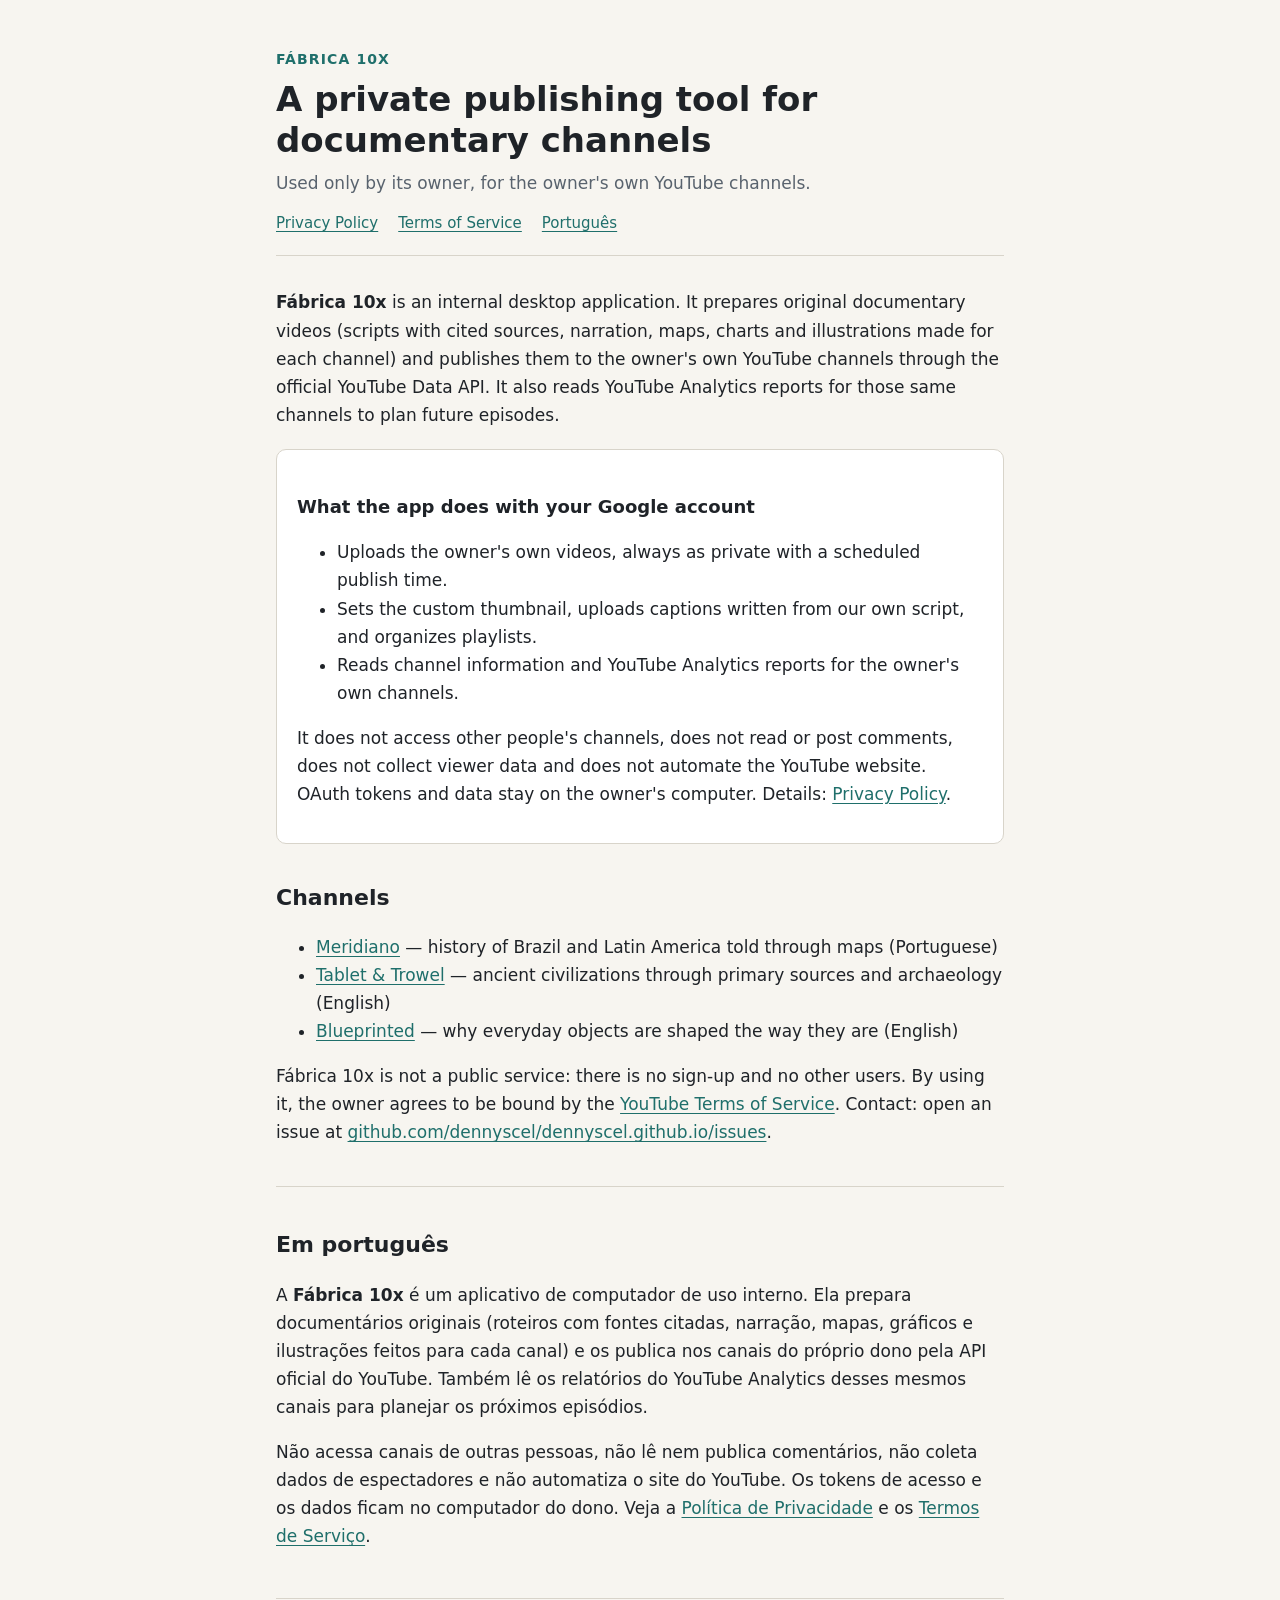
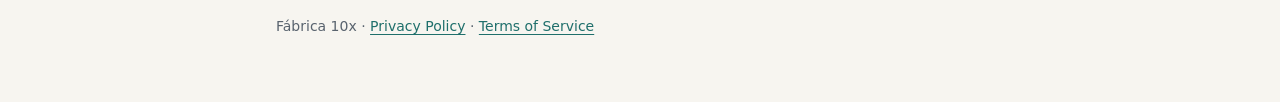
<file: index.html>
<!doctype html>
<html lang="en">
<head>
<meta charset="utf-8">
<meta name="viewport" content="width=device-width, initial-scale=1">
<title>Fábrica 10x</title>
<meta http-equiv="refresh" content="0; url=/fabrica10x/">
<link rel="canonical" href="https://dennyscel.github.io/fabrica10x/">
</head>
<body style="font-family: system-ui, sans-serif; padding: 24px 16px;">
<p><a href="/fabrica10x/">Fábrica 10x</a></p>
</body>
</html>
</file>
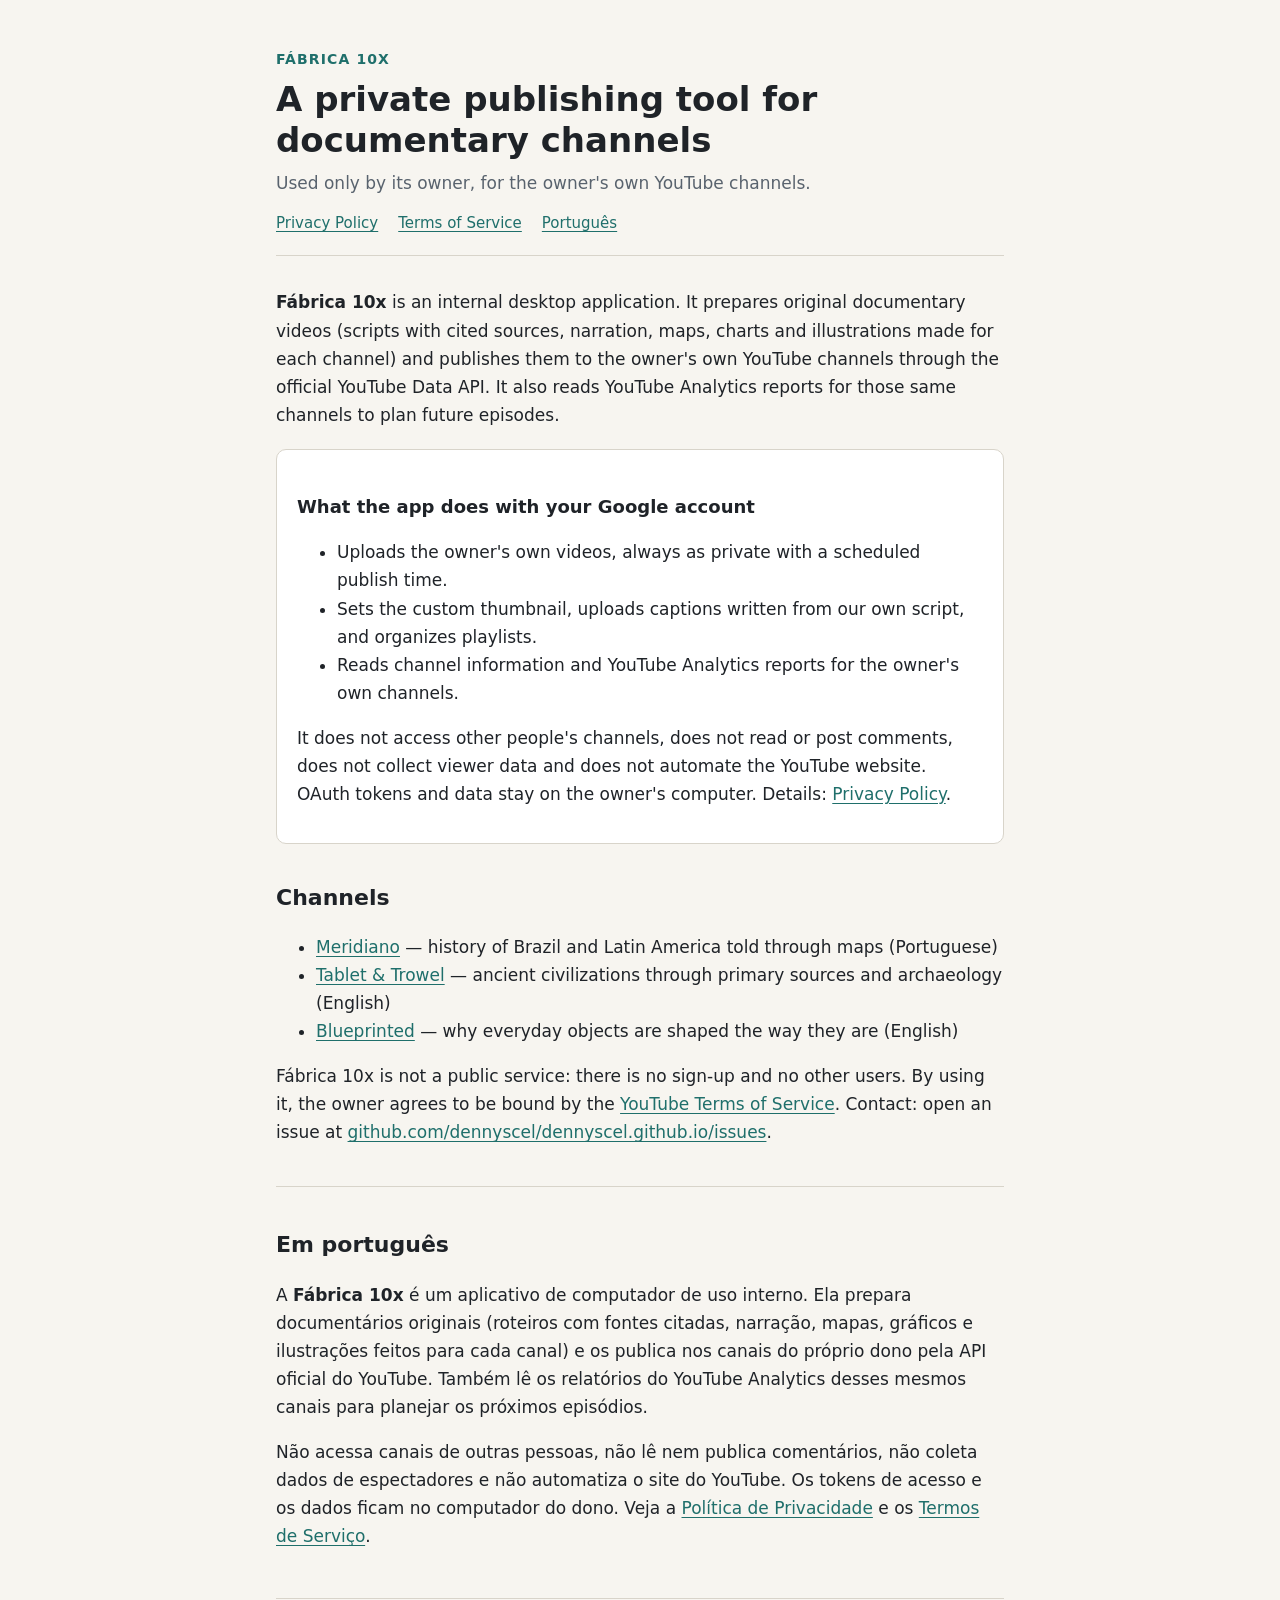
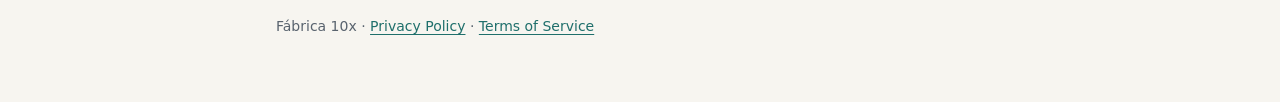
<file: fabrica10x/index.html>
<!doctype html>
<html lang="en">
<head>
<meta charset="utf-8">
<meta name="viewport" content="width=device-width, initial-scale=1">
<title>Fábrica 10x</title>
<meta name="description" content="Fábrica 10x is a private publishing tool that prepares and uploads documentary videos to its owner's own YouTube channels.">
<link rel="stylesheet" href="estilo.css">
</head>
<body>
<main>
<header>
  <div class="marca">Fábrica 10x</div>
  <h1>A private publishing tool for documentary channels</h1>
  <p class="sub">Used only by its owner, for the owner's own YouTube channels.</p>
  <nav>
    <a href="privacy.html">Privacy Policy</a>
    <a href="terms.html">Terms of Service</a>
    <a href="#pt">Português</a>
  </nav>
</header>

<p><strong>Fábrica 10x</strong> is an internal desktop application. It prepares original documentary videos
(scripts with cited sources, narration, maps, charts and illustrations made for each channel) and publishes them
to the owner's own YouTube channels through the official YouTube Data API. It also reads YouTube Analytics reports
for those same channels to plan future episodes.</p>

<div class="cartao">
  <h3>What the app does with your Google account</h3>
  <ul>
    <li>Uploads the owner's own videos, always as private with a scheduled publish time.</li>
    <li>Sets the custom thumbnail, uploads captions written from our own script, and organizes playlists.</li>
    <li>Reads channel information and YouTube Analytics reports for the owner's own channels.</li>
  </ul>
  <p>It does not access other people's channels, does not read or post comments, does not collect viewer data
  and does not automate the YouTube website. OAuth tokens and data stay on the owner's computer.
  Details: <a href="privacy.html">Privacy Policy</a>.</p>
</div>

<h2>Channels</h2>
<ul>
  <li><a href="https://www.youtube.com/@MeridianoHistoria">Meridiano</a> — history of Brazil and Latin America told through maps (Portuguese)</li>
  <li><a href="https://www.youtube.com/@TabletAndTrowel">Tablet &amp; Trowel</a> — ancient civilizations through primary sources and archaeology (English)</li>
  <li><a href="https://www.youtube.com/@BlueprintedExplained">Blueprinted</a> — why everyday objects are shaped the way they are (English)</li>
</ul>

<p>Fábrica 10x is not a public service: there is no sign-up and no other users. By using it, the owner agrees to be
bound by the <a href="https://www.youtube.com/t/terms">YouTube Terms of Service</a>. Contact: open an issue at
<a href="https://github.com/dennyscel/dennyscel.github.io/issues">github.com/dennyscel/dennyscel.github.io/issues</a>.</p>

<hr>

<section id="pt" lang="pt-BR">
  <h2>Em português</h2>
  <p>A <strong>Fábrica 10x</strong> é um aplicativo de computador de uso interno. Ela prepara documentários
  originais (roteiros com fontes citadas, narração, mapas, gráficos e ilustrações feitos para cada canal) e os
  publica nos canais do próprio dono pela API oficial do YouTube. Também lê os relatórios do YouTube Analytics
  desses mesmos canais para planejar os próximos episódios.</p>
  <p>Não acessa canais de outras pessoas, não lê nem publica comentários, não coleta dados de espectadores e não
  automatiza o site do YouTube. Os tokens de acesso e os dados ficam no computador do dono.
  Veja a <a href="privacy.html#pt">Política de Privacidade</a> e os <a href="terms.html#pt">Termos de Serviço</a>.</p>
</section>

<footer>Fábrica 10x · <a href="privacy.html">Privacy Policy</a> · <a href="terms.html">Terms of Service</a></footer>
</main>
</body>
</html>
</file>
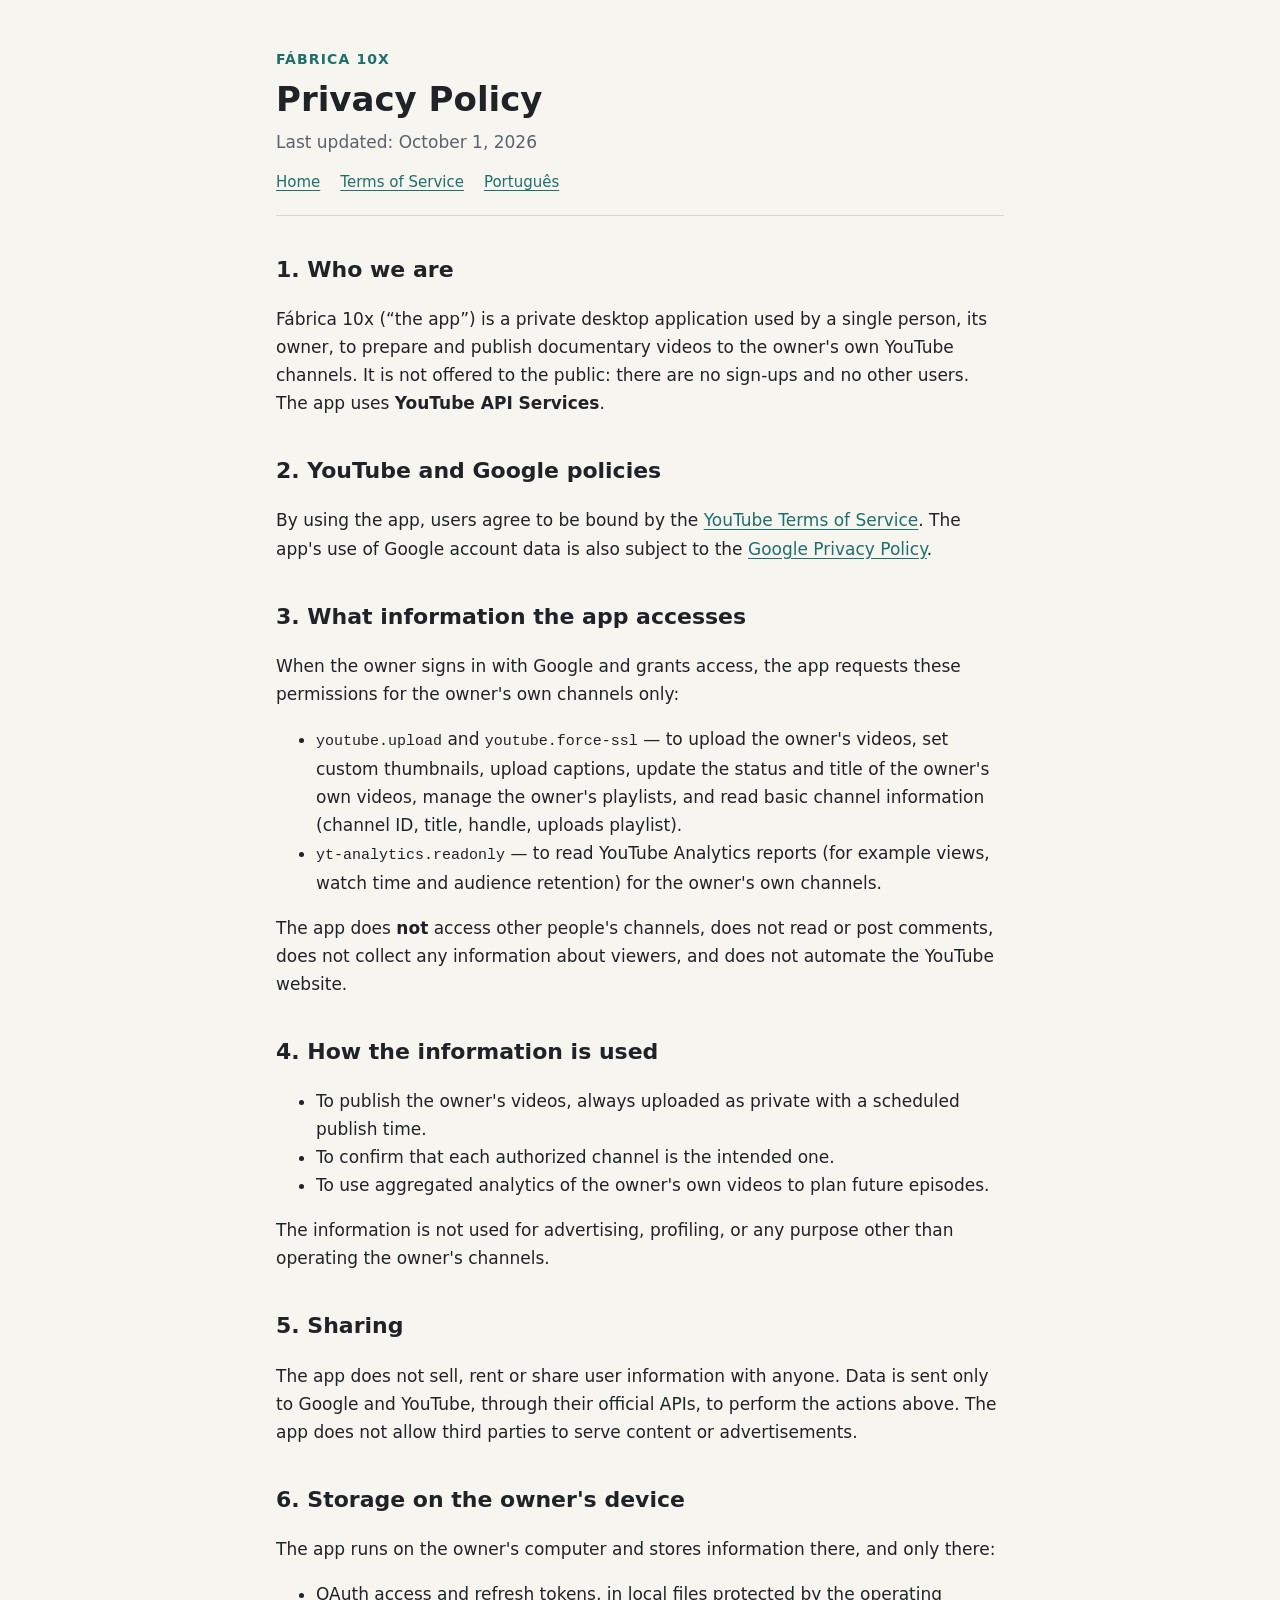
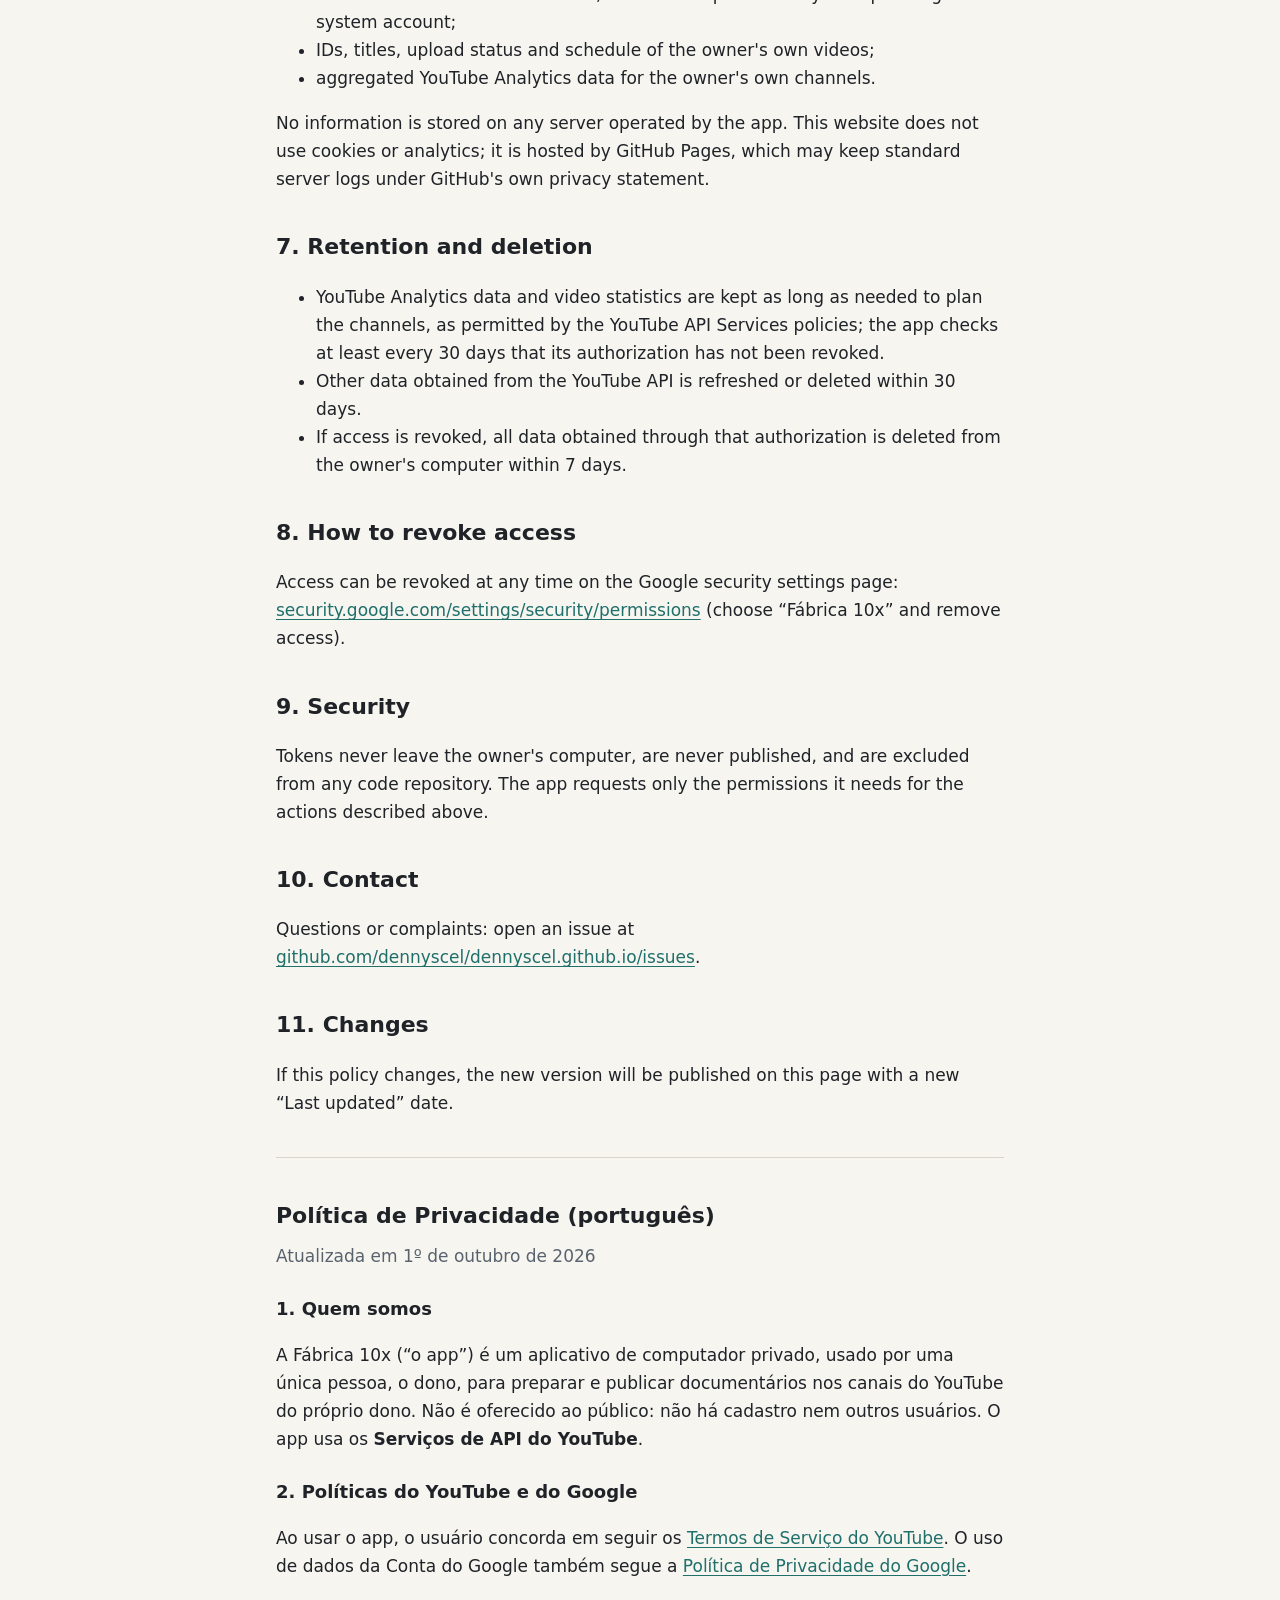
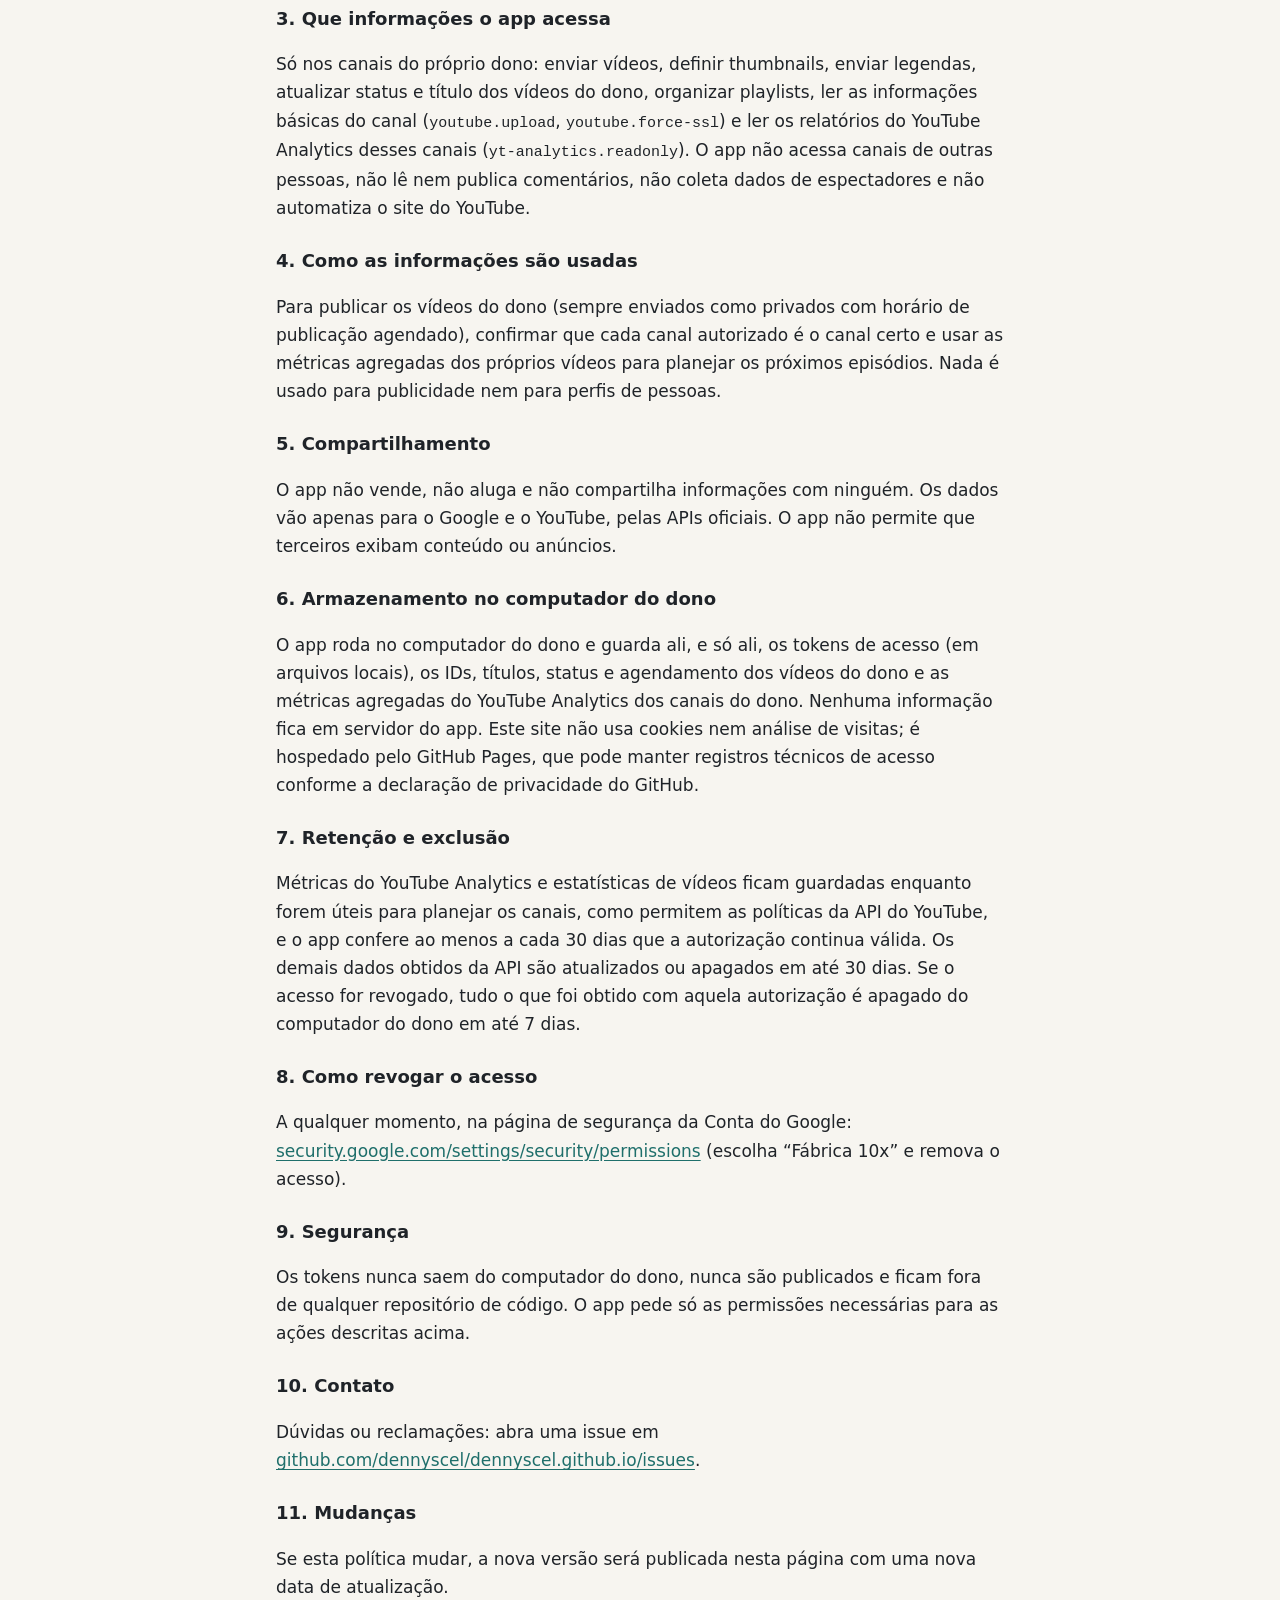
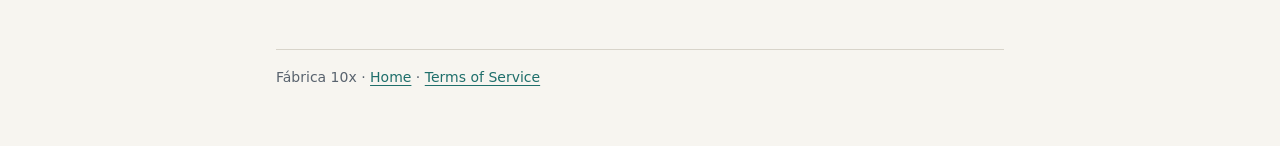
<file: fabrica10x/privacy.html>
<!doctype html>
<html lang="en">
<head>
<meta charset="utf-8">
<meta name="viewport" content="width=device-width, initial-scale=1">
<title>Privacy Policy — Fábrica 10x</title>
<meta name="description" content="How Fábrica 10x accesses, uses, stores and protects YouTube and Google account data.">
<link rel="stylesheet" href="estilo.css">
</head>
<body>
<main>
<header>
  <div class="marca"><a href="./" style="text-decoration:none">Fábrica 10x</a></div>
  <h1>Privacy Policy</h1>
  <p class="sub">Last updated: October 1, 2026</p>
  <nav>
    <a href="./">Home</a>
    <a href="terms.html">Terms of Service</a>
    <a href="#pt">Português</a>
  </nav>
</header>

<h2>1. Who we are</h2>
<p>Fábrica 10x (“the app”) is a private desktop application used by a single person, its owner, to prepare and
publish documentary videos to the owner's own YouTube channels. It is not offered to the public: there are no
sign-ups and no other users. The app uses <strong>YouTube API Services</strong>.</p>

<h2>2. YouTube and Google policies</h2>
<p>By using the app, users agree to be bound by the
<a href="https://www.youtube.com/t/terms">YouTube Terms of Service</a>. The app's use of Google account data is
also subject to the <a href="http://www.google.com/policies/privacy">Google Privacy Policy</a>.</p>

<h2>3. What information the app accesses</h2>
<p>When the owner signs in with Google and grants access, the app requests these permissions for the owner's own
channels only:</p>
<ul>
  <li><code>youtube.upload</code> and <code>youtube.force-ssl</code> — to upload the owner's videos, set custom
  thumbnails, upload captions, update the status and title of the owner's own videos, manage the owner's
  playlists, and read basic channel information (channel ID, title, handle, uploads playlist).</li>
  <li><code>yt-analytics.readonly</code> — to read YouTube Analytics reports (for example views, watch time and
  audience retention) for the owner's own channels.</li>
</ul>
<p>The app does <strong>not</strong> access other people's channels, does not read or post comments, does not
collect any information about viewers, and does not automate the YouTube website.</p>

<h2>4. How the information is used</h2>
<ul>
  <li>To publish the owner's videos, always uploaded as private with a scheduled publish time.</li>
  <li>To confirm that each authorized channel is the intended one.</li>
  <li>To use aggregated analytics of the owner's own videos to plan future episodes.</li>
</ul>
<p>The information is not used for advertising, profiling, or any purpose other than operating the owner's channels.</p>

<h2>5. Sharing</h2>
<p>The app does not sell, rent or share user information with anyone. Data is sent only to Google and YouTube, through
their official APIs, to perform the actions above. The app does not allow third parties to serve content or
advertisements.</p>

<h2>6. Storage on the owner's device</h2>
<p>The app runs on the owner's computer and stores information there, and only there:</p>
<ul>
  <li>OAuth access and refresh tokens, in local files protected by the operating system account;</li>
  <li>IDs, titles, upload status and schedule of the owner's own videos;</li>
  <li>aggregated YouTube Analytics data for the owner's own channels.</li>
</ul>
<p>No information is stored on any server operated by the app. This website does not use cookies or analytics;
it is hosted by GitHub Pages, which may keep standard server logs under GitHub's own privacy statement.</p>

<h2>7. Retention and deletion</h2>
<ul>
  <li>YouTube Analytics data and video statistics are kept as long as needed to plan the channels, as permitted by
  the YouTube API Services policies; the app checks at least every 30 days that its authorization has not been
  revoked.</li>
  <li>Other data obtained from the YouTube API is refreshed or deleted within 30 days.</li>
  <li>If access is revoked, all data obtained through that authorization is deleted from the owner's computer within
  7 days.</li>
</ul>

<h2>8. How to revoke access</h2>
<p>Access can be revoked at any time on the Google security settings page:
<a href="https://security.google.com/settings/security/permissions">security.google.com/settings/security/permissions</a>
(choose “Fábrica 10x” and remove access).</p>

<h2>9. Security</h2>
<p>Tokens never leave the owner's computer, are never published, and are excluded from any code repository. The app
requests only the permissions it needs for the actions described above.</p>

<h2>10. Contact</h2>
<p>Questions or complaints: open an issue at
<a href="https://github.com/dennyscel/dennyscel.github.io/issues">github.com/dennyscel/dennyscel.github.io/issues</a>.</p>

<h2>11. Changes</h2>
<p>If this policy changes, the new version will be published on this page with a new “Last updated” date.</p>

<hr>

<section id="pt" lang="pt-BR">
  <h2>Política de Privacidade (português)</h2>
  <p class="sub">Atualizada em 1º de outubro de 2026</p>

  <h3>1. Quem somos</h3>
  <p>A Fábrica 10x (“o app”) é um aplicativo de computador privado, usado por uma única pessoa, o dono, para preparar
  e publicar documentários nos canais do YouTube do próprio dono. Não é oferecido ao público: não há cadastro nem
  outros usuários. O app usa os <strong>Serviços de API do YouTube</strong>.</p>

  <h3>2. Políticas do YouTube e do Google</h3>
  <p>Ao usar o app, o usuário concorda em seguir os
  <a href="https://www.youtube.com/t/terms">Termos de Serviço do YouTube</a>. O uso de dados da Conta do Google também
  segue a <a href="http://www.google.com/policies/privacy">Política de Privacidade do Google</a>.</p>

  <h3>3. Que informações o app acessa</h3>
  <p>Só nos canais do próprio dono: enviar vídeos, definir thumbnails, enviar legendas, atualizar status e título dos
  vídeos do dono, organizar playlists, ler as informações básicas do canal (<code>youtube.upload</code>,
  <code>youtube.force-ssl</code>) e ler os relatórios do YouTube Analytics desses canais
  (<code>yt-analytics.readonly</code>). O app não acessa canais de outras pessoas, não lê nem publica comentários,
  não coleta dados de espectadores e não automatiza o site do YouTube.</p>

  <h3>4. Como as informações são usadas</h3>
  <p>Para publicar os vídeos do dono (sempre enviados como privados com horário de publicação agendado), confirmar que
  cada canal autorizado é o canal certo e usar as métricas agregadas dos próprios vídeos para planejar os próximos
  episódios. Nada é usado para publicidade nem para perfis de pessoas.</p>

  <h3>5. Compartilhamento</h3>
  <p>O app não vende, não aluga e não compartilha informações com ninguém. Os dados vão apenas para o Google e o
  YouTube, pelas APIs oficiais. O app não permite que terceiros exibam conteúdo ou anúncios.</p>

  <h3>6. Armazenamento no computador do dono</h3>
  <p>O app roda no computador do dono e guarda ali, e só ali, os tokens de acesso (em arquivos locais), os IDs,
  títulos, status e agendamento dos vídeos do dono e as métricas agregadas do YouTube Analytics dos canais do dono.
  Nenhuma informação fica em servidor do app. Este site não usa cookies nem análise de visitas; é hospedado pelo
  GitHub Pages, que pode manter registros técnicos de acesso conforme a declaração de privacidade do GitHub.</p>

  <h3>7. Retenção e exclusão</h3>
  <p>Métricas do YouTube Analytics e estatísticas de vídeos ficam guardadas enquanto forem úteis para planejar os
  canais, como permitem as políticas da API do YouTube, e o app confere ao menos a cada 30 dias que a autorização
  continua válida. Os demais dados obtidos da API são atualizados ou apagados em até 30 dias. Se o acesso for
  revogado, tudo o que foi obtido com aquela autorização é apagado do computador do dono em até 7 dias.</p>

  <h3>8. Como revogar o acesso</h3>
  <p>A qualquer momento, na página de segurança da Conta do Google:
  <a href="https://security.google.com/settings/security/permissions">security.google.com/settings/security/permissions</a>
  (escolha “Fábrica 10x” e remova o acesso).</p>

  <h3>9. Segurança</h3>
  <p>Os tokens nunca saem do computador do dono, nunca são publicados e ficam fora de qualquer repositório de código. O
  app pede só as permissões necessárias para as ações descritas acima.</p>

  <h3>10. Contato</h3>
  <p>Dúvidas ou reclamações: abra uma issue em
  <a href="https://github.com/dennyscel/dennyscel.github.io/issues">github.com/dennyscel/dennyscel.github.io/issues</a>.</p>

  <h3>11. Mudanças</h3>
  <p>Se esta política mudar, a nova versão será publicada nesta página com uma nova data de atualização.</p>
</section>

<footer>Fábrica 10x · <a href="./">Home</a> · <a href="terms.html">Terms of Service</a></footer>
</main>
</body>
</html>
</file>
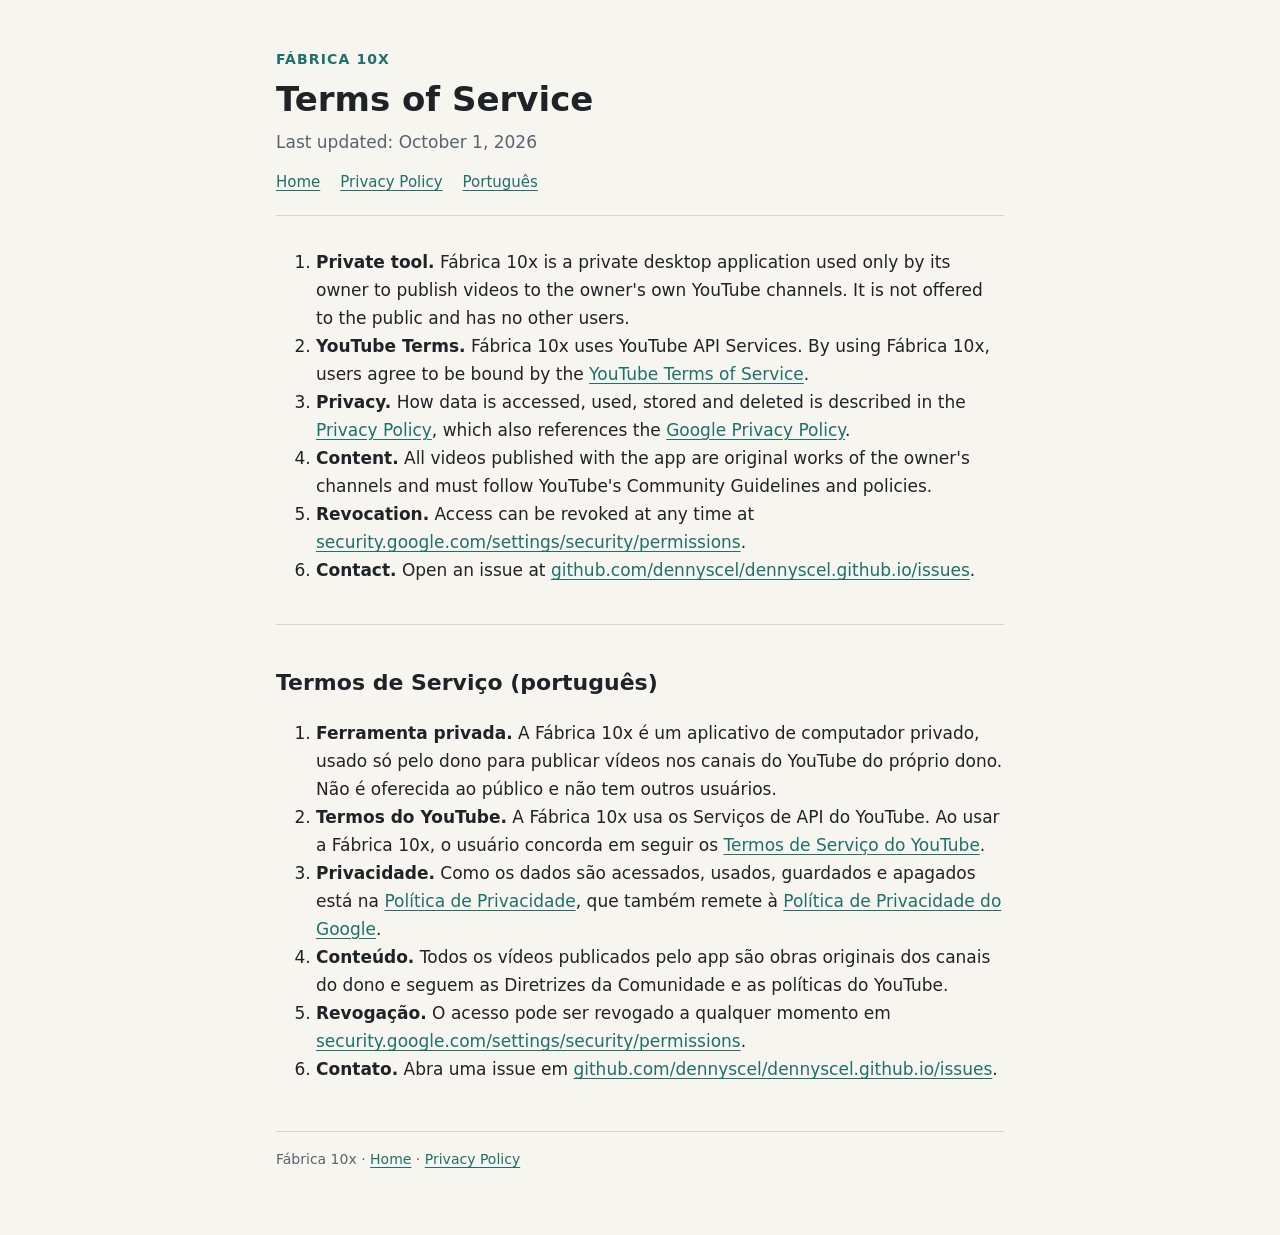
<file: fabrica10x/terms.html>
<!doctype html>
<html lang="en">
<head>
<meta charset="utf-8">
<meta name="viewport" content="width=device-width, initial-scale=1">
<title>Terms of Service — Fábrica 10x</title>
<meta name="description" content="Terms of Service of Fábrica 10x, a private publishing tool for its owner's YouTube channels.">
<link rel="stylesheet" href="estilo.css">
</head>
<body>
<main>
<header>
  <div class="marca"><a href="./" style="text-decoration:none">Fábrica 10x</a></div>
  <h1>Terms of Service</h1>
  <p class="sub">Last updated: October 1, 2026</p>
  <nav>
    <a href="./">Home</a>
    <a href="privacy.html">Privacy Policy</a>
    <a href="#pt">Português</a>
  </nav>
</header>

<ol>
  <li><strong>Private tool.</strong> Fábrica 10x is a private desktop application used only by its owner to publish
  videos to the owner's own YouTube channels. It is not offered to the public and has no other users.</li>
  <li><strong>YouTube Terms.</strong> Fábrica 10x uses YouTube API Services. By using Fábrica 10x, users agree to be
  bound by the <a href="https://www.youtube.com/t/terms">YouTube Terms of Service</a>.</li>
  <li><strong>Privacy.</strong> How data is accessed, used, stored and deleted is described in the
  <a href="privacy.html">Privacy Policy</a>, which also references the
  <a href="http://www.google.com/policies/privacy">Google Privacy Policy</a>.</li>
  <li><strong>Content.</strong> All videos published with the app are original works of the owner's channels and must
  follow YouTube's Community Guidelines and policies.</li>
  <li><strong>Revocation.</strong> Access can be revoked at any time at
  <a href="https://security.google.com/settings/security/permissions">security.google.com/settings/security/permissions</a>.</li>
  <li><strong>Contact.</strong> Open an issue at
  <a href="https://github.com/dennyscel/dennyscel.github.io/issues">github.com/dennyscel/dennyscel.github.io/issues</a>.</li>
</ol>

<hr>

<section id="pt" lang="pt-BR">
  <h2>Termos de Serviço (português)</h2>
  <ol>
    <li><strong>Ferramenta privada.</strong> A Fábrica 10x é um aplicativo de computador privado, usado só pelo dono
    para publicar vídeos nos canais do YouTube do próprio dono. Não é oferecida ao público e não tem outros usuários.</li>
    <li><strong>Termos do YouTube.</strong> A Fábrica 10x usa os Serviços de API do YouTube. Ao usar a Fábrica 10x, o
    usuário concorda em seguir os <a href="https://www.youtube.com/t/terms">Termos de Serviço do YouTube</a>.</li>
    <li><strong>Privacidade.</strong> Como os dados são acessados, usados, guardados e apagados está na
    <a href="privacy.html#pt">Política de Privacidade</a>, que também remete à
    <a href="http://www.google.com/policies/privacy">Política de Privacidade do Google</a>.</li>
    <li><strong>Conteúdo.</strong> Todos os vídeos publicados pelo app são obras originais dos canais do dono e seguem
    as Diretrizes da Comunidade e as políticas do YouTube.</li>
    <li><strong>Revogação.</strong> O acesso pode ser revogado a qualquer momento em
    <a href="https://security.google.com/settings/security/permissions">security.google.com/settings/security/permissions</a>.</li>
    <li><strong>Contato.</strong> Abra uma issue em
    <a href="https://github.com/dennyscel/dennyscel.github.io/issues">github.com/dennyscel/dennyscel.github.io/issues</a>.</li>
  </ol>
</section>

<footer>Fábrica 10x · <a href="./">Home</a> · <a href="privacy.html">Privacy Policy</a></footer>
</main>
</body>
</html>
</file>
<file: fabrica10x/estilo.css>
:root {
  --fundo: #f7f5f0; --texto: #1f2328; --suave: #59636e; --linha: #d8d4ca; --cartao: #ffffff; --destaque: #1f6f6b;
  color-scheme: light;
}
@media (prefers-color-scheme: dark) {
  :root:not([data-theme="light"]) {
    --fundo: #12161b; --texto: #e6e8eb; --suave: #a2abb6; --linha: #2c333b; --cartao: #181d23; --destaque: #5fb8b2;
    color-scheme: dark;
  }
}
* { box-sizing: border-box; }
body {
  margin: 0; background: var(--fundo); color: var(--texto);
  font: 17px/1.65 system-ui, -apple-system, "Segoe UI", Roboto, "Helvetica Neue", Arial, sans-serif;
}
main { max-width: 760px; margin: 0 auto; padding: 48px 16px 64px; }
header { border-bottom: 1px solid var(--linha); margin-bottom: 32px; padding-bottom: 20px; }
.marca { font-size: 14px; letter-spacing: .08em; text-transform: uppercase; color: var(--destaque); font-weight: 600; }
h1 { font-size: 34px; line-height: 1.2; margin: 8px 0 8px; }
h2 { font-size: 22px; margin: 36px 0 8px; }
h3 { font-size: 18px; margin: 24px 0 4px; }
p, li { color: var(--texto); }
.sub { color: var(--suave); margin: 0; }
a { color: var(--destaque); text-underline-offset: 3px; }
.cartao { background: var(--cartao); border: 1px solid var(--linha); border-radius: 10px; padding: 18px 20px; margin: 20px 0; }
nav { display: flex; flex-wrap: wrap; gap: 8px 20px; margin-top: 14px; font-size: 15px; }
footer { border-top: 1px solid var(--linha); margin-top: 48px; padding-top: 16px; font-size: 14px; color: var(--suave); }
code { font-size: 15px; overflow-wrap: anywhere; }
hr { border: 0; border-top: 1px solid var(--linha); margin: 40px 0; }
</file>
